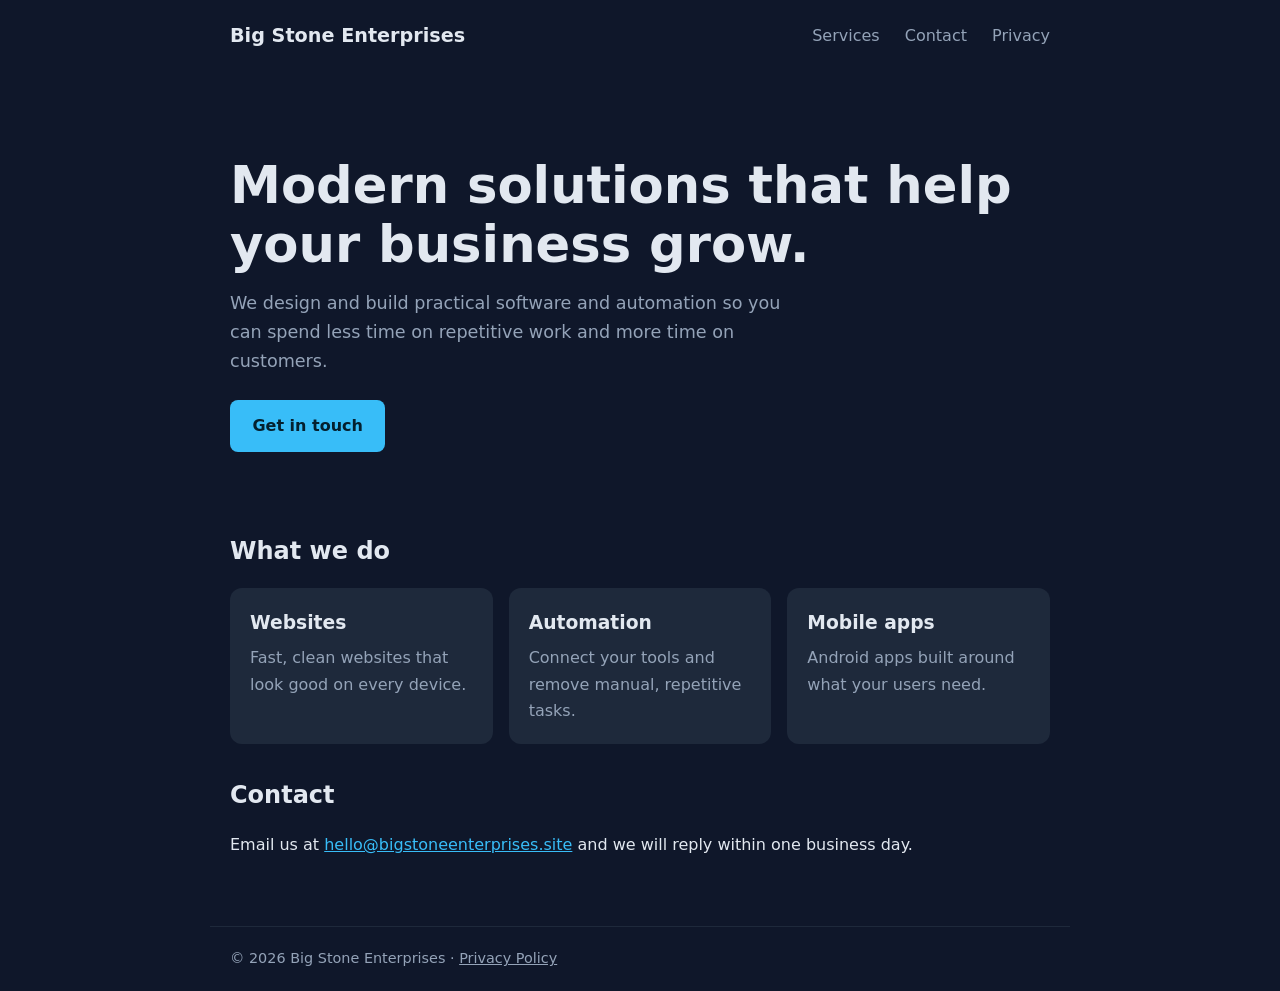
<file: index.html>
<!DOCTYPE html>
<html lang="en">
<head>
<meta charset="utf-8">
<meta name="viewport" content="width=device-width,initial-scale=1">
<title>Big Stone Enterprises – Smart solutions for your business</title>
<meta name="description" content="Big Stone Enterprises helps businesses save time and grow with modern software and automation.">
<link rel="stylesheet" href="style.css">
</head>
<body>
<header>
  <a class="logo" href="/">Big Stone Enterprises</a>
  <nav>
    <a href="#services">Services</a>
    <a href="#contact">Contact</a>
    <a href="privacy.html">Privacy</a>
  </nav>
</header>

<main>
  <section class="hero">
    <h1>Modern solutions that help your business grow.</h1>
    <p>We design and build practical software and automation so you can spend less time on repetitive work and more time on customers.</p>
    <a class="btn" href="mailto:hello@bigstoneenterprises.site">Get in touch</a>
  </section>

  <section id="services">
    <h2>What we do</h2>
    <div class="grid">
      <div class="card"><h3>Websites</h3><p>Fast, clean websites that look good on every device.</p></div>
      <div class="card"><h3>Automation</h3><p>Connect your tools and remove manual, repetitive tasks.</p></div>
      <div class="card"><h3>Mobile apps</h3><p>Android apps built around what your users need.</p></div>
    </div>
  </section>

  <section id="contact">
    <h2>Contact</h2>
    <p>Email us at <a href="mailto:hello@bigstoneenterprises.site">hello@bigstoneenterprises.site</a> and we will reply within one business day.</p>
  </section>
</main>

<footer>
  &copy; <span id="y">2026</span> Big Stone Enterprises &middot; <a href="privacy.html">Privacy Policy</a>
</footer>
<script>document.getElementById('y').textContent=new Date().getFullYear()</script>
</body>
</html>
</file>
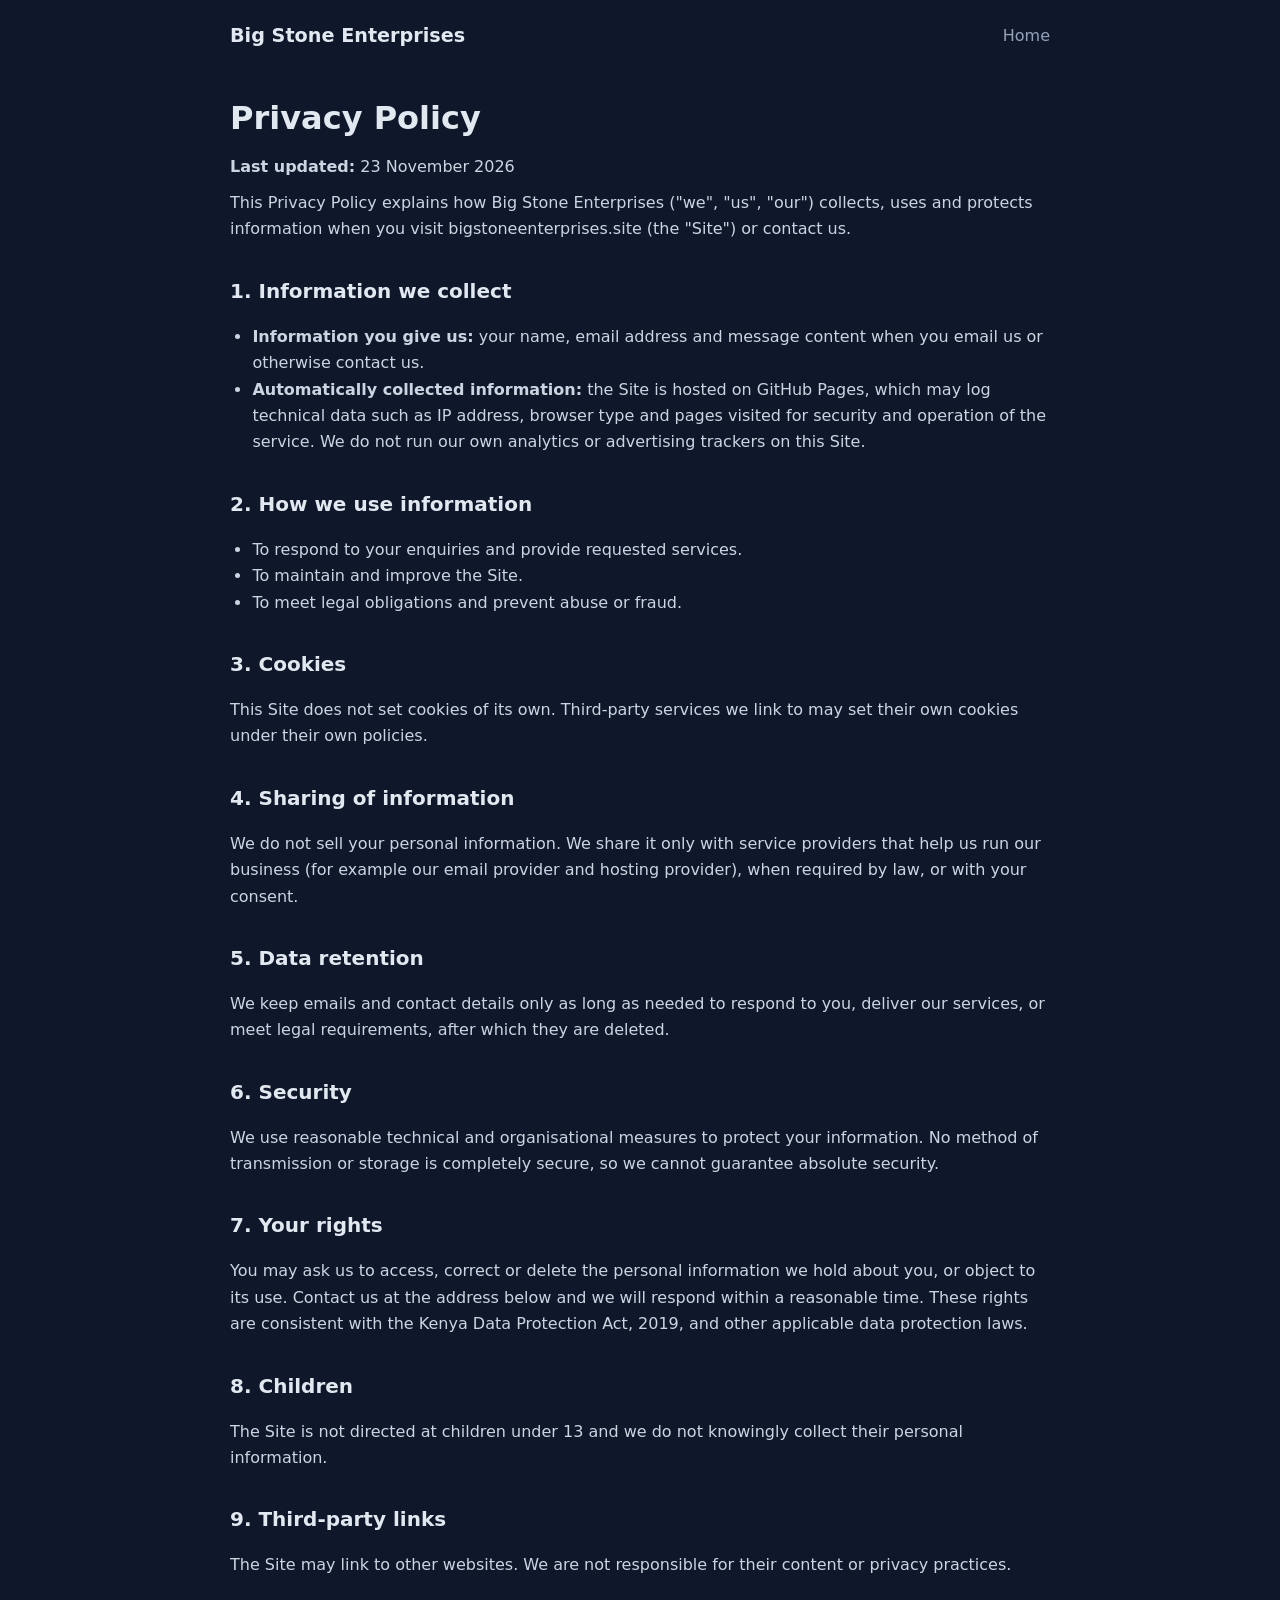
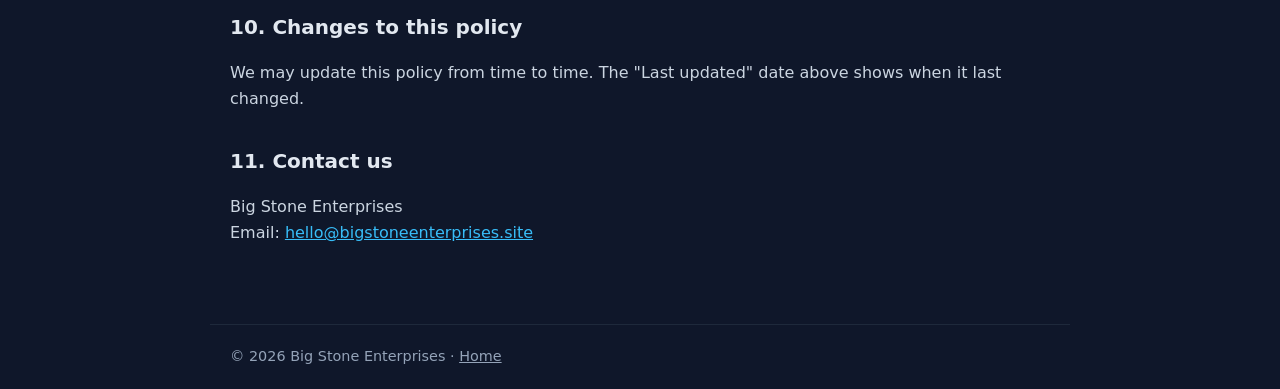
<file: privacy.html>
<!DOCTYPE html>
<html lang="en">
<head>
<meta charset="utf-8">
<meta name="viewport" content="width=device-width,initial-scale=1">
<title>Privacy Policy – Big Stone Enterprises</title>
<meta name="description" content="Privacy Policy for Big Stone Enterprises.">
<link rel="stylesheet" href="style.css">
</head>
<body>
<header>
  <a class="logo" href="/">Big Stone Enterprises</a>
  <nav><a href="/">Home</a></nav>
</header>

<main class="policy">
  <h1>Privacy Policy</h1>
  <p><strong>Last updated:</strong> 23 November 2026</p>

  <p>This Privacy Policy explains how Big Stone Enterprises ("we", "us", "our") collects, uses and protects information when you visit bigstoneenterprises.site (the "Site") or contact us.</p>

  <h2>1. Information we collect</h2>
  <ul>
    <li><strong>Information you give us:</strong> your name, email address and message content when you email us or otherwise contact us.</li>
    <li><strong>Automatically collected information:</strong> the Site is hosted on GitHub Pages, which may log technical data such as IP address, browser type and pages visited for security and operation of the service. We do not run our own analytics or advertising trackers on this Site.</li>
  </ul>

  <h2>2. How we use information</h2>
  <ul>
    <li>To respond to your enquiries and provide requested services.</li>
    <li>To maintain and improve the Site.</li>
    <li>To meet legal obligations and prevent abuse or fraud.</li>
  </ul>

  <h2>3. Cookies</h2>
  <p>This Site does not set cookies of its own. Third-party services we link to may set their own cookies under their own policies.</p>

  <h2>4. Sharing of information</h2>
  <p>We do not sell your personal information. We share it only with service providers that help us run our business (for example our email provider and hosting provider), when required by law, or with your consent.</p>

  <h2>5. Data retention</h2>
  <p>We keep emails and contact details only as long as needed to respond to you, deliver our services, or meet legal requirements, after which they are deleted.</p>

  <h2>6. Security</h2>
  <p>We use reasonable technical and organisational measures to protect your information. No method of transmission or storage is completely secure, so we cannot guarantee absolute security.</p>

  <h2>7. Your rights</h2>
  <p>You may ask us to access, correct or delete the personal information we hold about you, or object to its use. Contact us at the address below and we will respond within a reasonable time. These rights are consistent with the Kenya Data Protection Act, 2019, and other applicable data protection laws.</p>

  <h2>8. Children</h2>
  <p>The Site is not directed at children under 13 and we do not knowingly collect their personal information.</p>

  <h2>9. Third-party links</h2>
  <p>The Site may link to other websites. We are not responsible for their content or privacy practices.</p>

  <h2>10. Changes to this policy</h2>
  <p>We may update this policy from time to time. The "Last updated" date above shows when it last changed.</p>

  <h2>11. Contact us</h2>
  <p>Big Stone Enterprises<br>Email: <a href="mailto:hello@bigstoneenterprises.site">hello@bigstoneenterprises.site</a></p>
</main>

<footer>
  &copy; <span id="y">2026</span> Big Stone Enterprises &middot; <a href="/">Home</a>
</footer>
<script>document.getElementById('y').textContent=new Date().getFullYear()</script>
</body>
</html>
</file>
<file: style.css>
:root{--bg:#0f172a;--card:#1e293b;--text:#e2e8f0;--muted:#94a3b8;--accent:#38bdf8}
*{box-sizing:border-box;margin:0;padding:0}
body{font-family:system-ui,-apple-system,Segoe UI,Roboto,sans-serif;background:var(--bg);color:var(--text);line-height:1.65}
a{color:var(--accent)}
header,main,footer{max-width:860px;margin:0 auto;padding:1.25rem}
header{display:flex;justify-content:space-between;align-items:center}
header .logo{font-weight:700;font-size:1.2rem;color:var(--text);text-decoration:none}
nav a{margin-left:1.25rem;text-decoration:none;color:var(--muted)}
nav a:hover{color:var(--accent)}
.hero{padding:4rem 0 3rem}
.hero h1{font-size:clamp(2rem,6vw,3.2rem);line-height:1.15;margin-bottom:1rem}
.hero p{color:var(--muted);max-width:560px;margin-bottom:1.5rem;font-size:1.1rem}
.btn{display:inline-block;background:var(--accent);color:#04202e;padding:.8rem 1.4rem;border-radius:8px;font-weight:600;text-decoration:none}
h2{margin:2rem 0 1rem}
.grid{display:grid;gap:1rem;grid-template-columns:repeat(auto-fit,minmax(240px,1fr))}
.card{background:var(--card);padding:1.25rem;border-radius:12px}
.card h3{margin-bottom:.4rem}
.card p{color:var(--muted)}
.policy h2{font-size:1.25rem;margin-top:2rem}
.policy p,.policy ul{margin:.6rem 0;color:#cbd5e1}
.policy ul{padding-left:1.4rem}
footer{color:var(--muted);font-size:.9rem;border-top:1px solid var(--card);margin-top:3rem}
footer a{color:var(--muted)}
</file>
